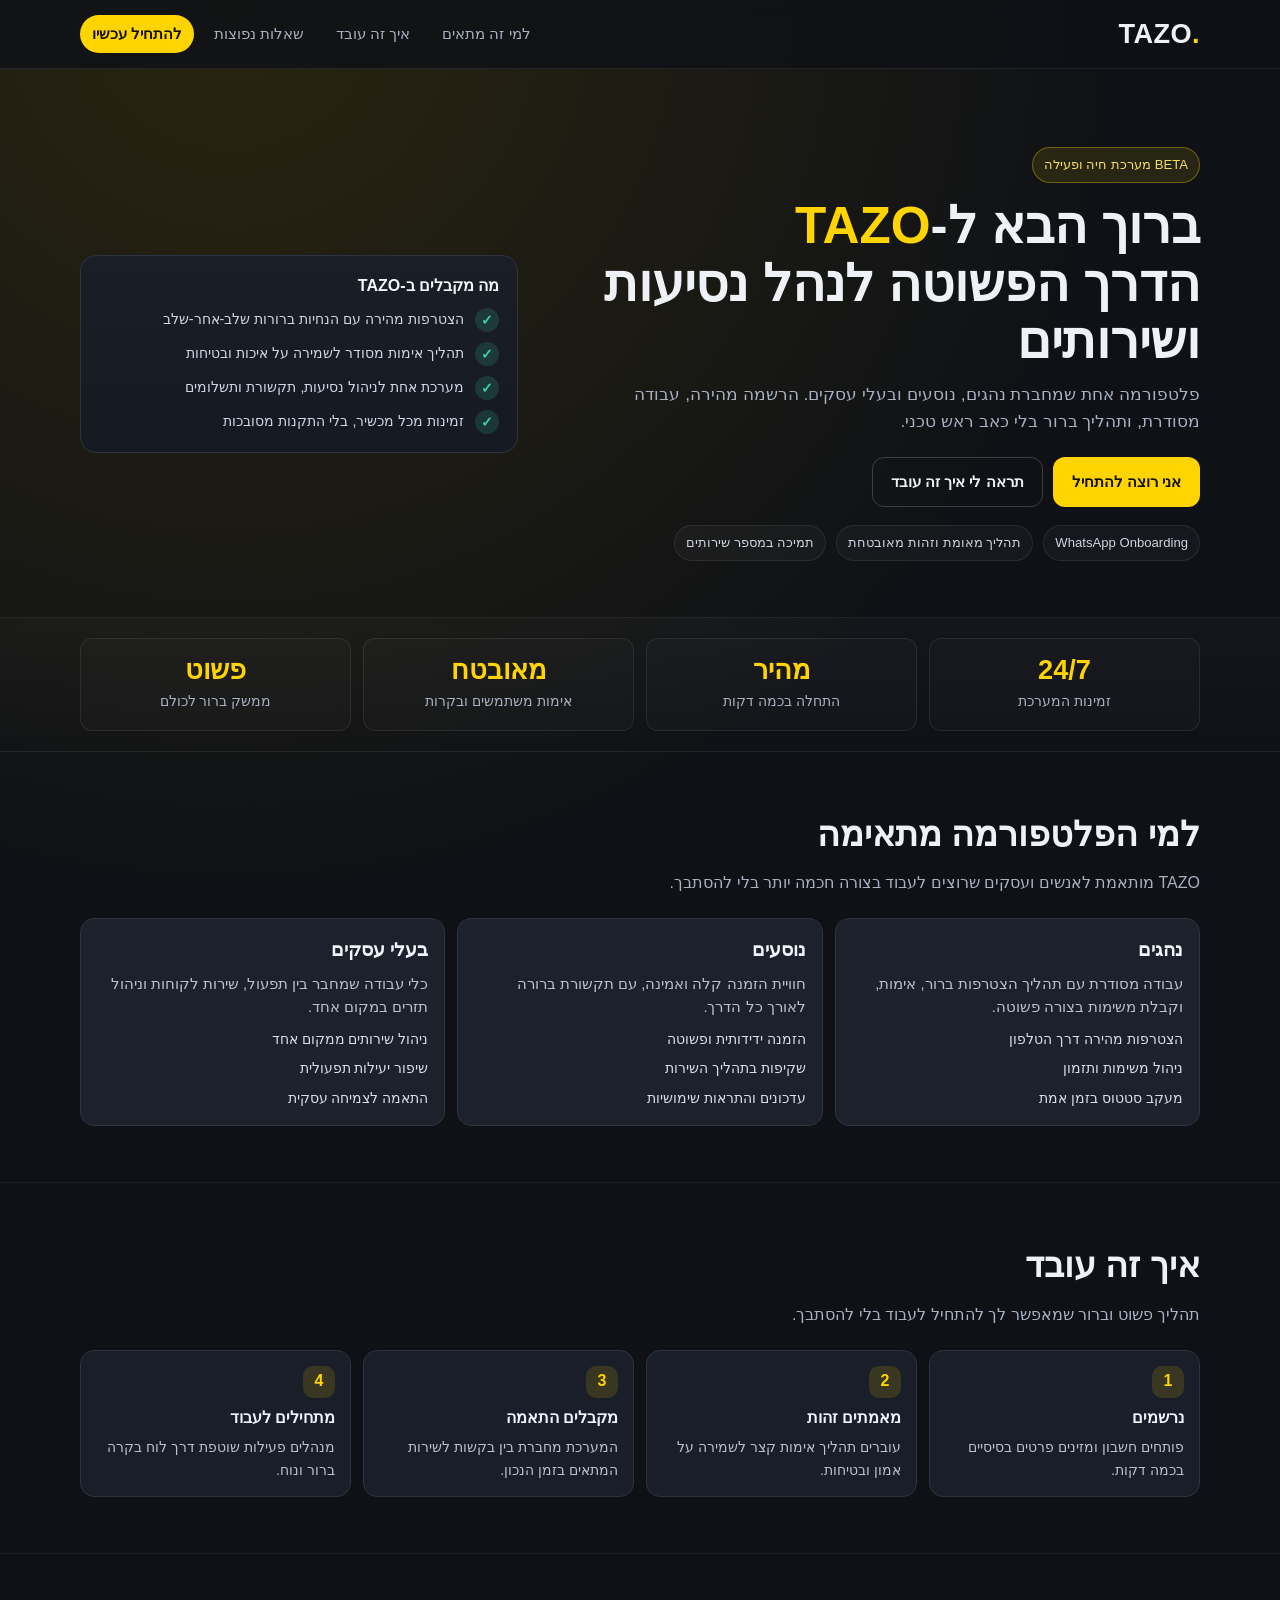
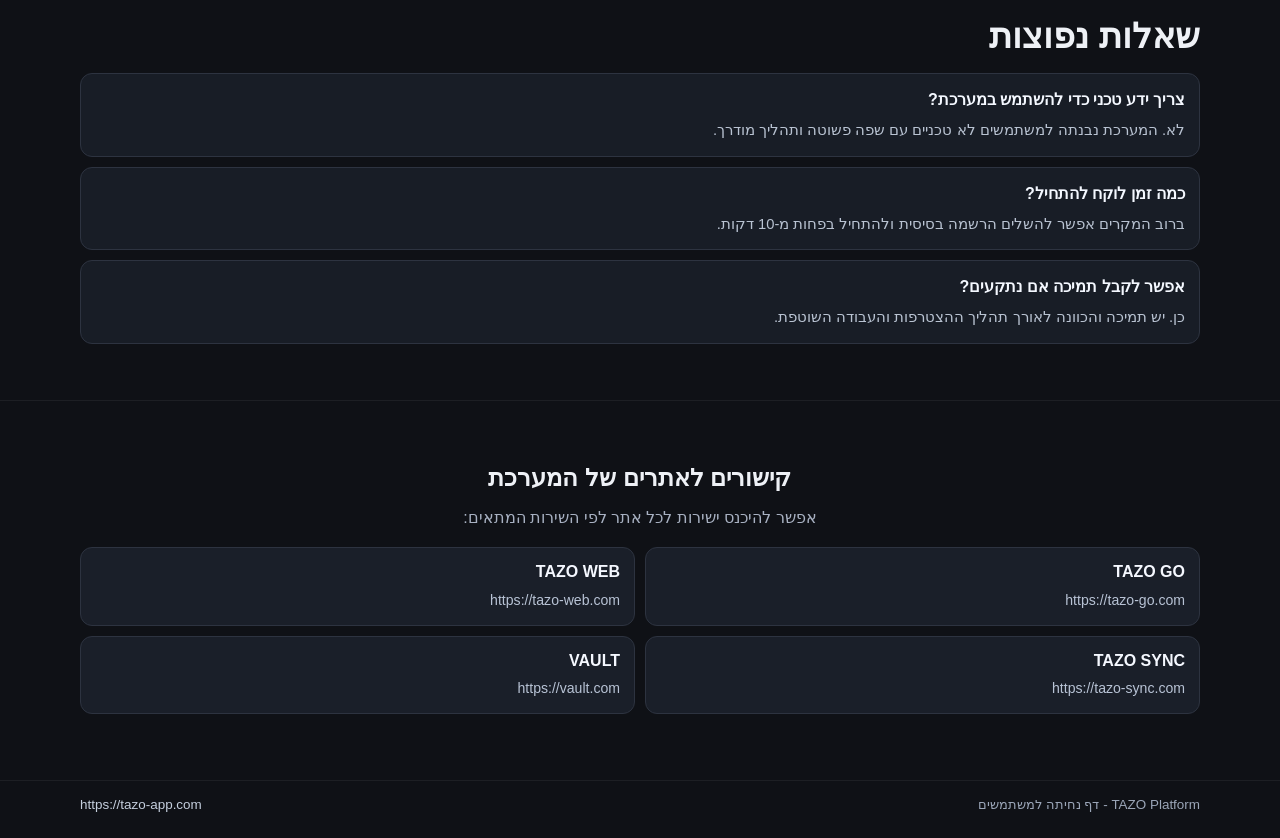
<file: index.html>
<!DOCTYPE html>
<html lang="he" dir="rtl">
<head>
  <meta charset="UTF-8" />
  <meta name="viewport" content="width=device-width, initial-scale=1.0" />
  <title>TAZO - פלטפורמת שירותים חכמה</title>
  <style>
    :root {
      --bg: #0f1116;
      --bg-soft: #171a22;
      --panel: #1d212b;
      --line: #2d3340;
      --text: #eef1f6;
      --muted: #a8b1c2;
      --brand: #ffd400;
      --brand-dark: #dcb600;
      --ok: #38d39f;
    }
    * { box-sizing: border-box; margin: 0; padding: 0; }
    body {
      font-family: "Segoe UI", Arial, sans-serif;
      background: radial-gradient(circle at 18% 0%, #2a2510 0%, var(--bg) 34%);
      color: var(--text);
      line-height: 1.55;
    }
    a { color: inherit; text-decoration: none; }
    .container { width: min(1120px, calc(100% - 28px)); margin: 0 auto; }

    .topbar {
      position: sticky;
      top: 0;
      z-index: 30;
      border-bottom: 1px solid rgba(255,255,255,0.08);
      backdrop-filter: blur(8px);
      background: rgba(15, 17, 22, 0.84);
    }
    .topbar-inner {
      min-height: 68px;
      display: flex;
      align-items: center;
      justify-content: space-between;
      gap: 14px;
    }
    .brand {
      font-size: 1.7rem;
      font-weight: 800;
      letter-spacing: 0.4px;
    }
    .brand-dot { color: var(--brand); }
    .menu {
      display: flex;
      flex-wrap: wrap;
      gap: 8px;
      align-items: center;
    }
    .menu a {
      color: var(--muted);
      font-size: 0.92rem;
      padding: 8px 12px;
      border-radius: 999px;
      transition: 0.2s ease;
    }
    .menu a:hover {
      color: var(--text);
      background: rgba(255, 255, 255, 0.06);
    }
    .menu .cta-mini {
      color: #111;
      background: var(--brand);
      font-weight: 700;
    }
    .menu .cta-mini:hover {
      background: var(--brand-dark);
      color: #111;
    }

    .hero {
      padding: 78px 0 56px;
      border-bottom: 1px solid rgba(255,255,255,0.07);
    }
    .hero-grid {
      display: grid;
      grid-template-columns: 1.2fr 0.8fr;
      gap: 24px;
      align-items: center;
    }
    .eyebrow {
      display: inline-flex;
      align-items: center;
      gap: 8px;
      border: 1px solid rgba(255, 212, 0, 0.34);
      background: rgba(255, 212, 0, 0.1);
      color: #f6de64;
      border-radius: 999px;
      font-size: 0.82rem;
      padding: 7px 11px;
      margin-bottom: 14px;
    }
    .hero h1 {
      font-size: clamp(2rem, 4vw, 3.3rem);
      line-height: 1.12;
      margin-bottom: 12px;
    }
    .hero h1 strong { color: var(--brand); }
    .hero p {
      color: var(--muted);
      font-size: 1.08rem;
      max-width: 620px;
      margin-bottom: 22px;
    }
    .hero-actions {
      display: flex;
      gap: 10px;
      flex-wrap: wrap;
      margin-bottom: 18px;
    }
    .btn {
      border: 1px solid transparent;
      border-radius: 12px;
      padding: 12px 18px;
      font-weight: 700;
      cursor: pointer;
      font-size: 0.95rem;
      transition: 0.2s ease;
      display: inline-block;
    }
    .btn-primary {
      background: var(--brand);
      color: #111;
    }
    .btn-primary:hover { background: var(--brand-dark); }
    .btn-ghost {
      background: transparent;
      border-color: rgba(255,255,255,0.18);
      color: var(--text);
    }
    .btn-ghost:hover { background: rgba(255,255,255,0.05); }
    .hero-notes {
      display: flex;
      flex-wrap: wrap;
      gap: 10px;
    }
    .note {
      border: 1px solid rgba(255,255,255,0.08);
      background: rgba(255,255,255,0.03);
      border-radius: 999px;
      padding: 7px 11px;
      font-size: 0.82rem;
      color: #cdd5e2;
    }

    .hero-card {
      border: 1px solid var(--line);
      background: linear-gradient(180deg, #1a1e27 0%, #151922 100%);
      border-radius: 16px;
      padding: 18px;
    }
    .hero-card h3 {
      color: #f2f6ff;
      margin-bottom: 10px;
      font-size: 1rem;
    }
    .hero-card ul {
      list-style: none;
      display: grid;
      gap: 10px;
    }
    .hero-card li {
      display: grid;
      grid-template-columns: 26px 1fr;
      gap: 9px;
      align-items: start;
      color: #ced6e3;
      font-size: 0.9rem;
    }
    .hero-card .ok {
      width: 24px;
      height: 24px;
      border-radius: 50%;
      display: grid;
      place-items: center;
      background: rgba(56,211,159,0.16);
      color: var(--ok);
      font-weight: 800;
    }

    .stats {
      padding: 20px 0;
      border-bottom: 1px solid rgba(255,255,255,0.06);
      background: linear-gradient(180deg, rgba(255,255,255,0.02), rgba(255,255,255,0));
    }
    .stats-grid {
      display: grid;
      grid-template-columns: repeat(4, minmax(0, 1fr));
      gap: 12px;
    }
    .stat {
      border: 1px solid rgba(255,255,255,0.08);
      border-radius: 12px;
      padding: 16px;
      text-align: center;
      background: rgba(255,255,255,0.02);
    }
    .stat strong {
      display: block;
      color: var(--brand);
      font-size: 1.7rem;
      line-height: 1.1;
      margin-bottom: 4px;
    }
    .stat span {
      color: var(--muted);
      font-size: 0.88rem;
    }

    .section {
      padding: 56px 0;
      border-bottom: 1px solid rgba(255,255,255,0.06);
    }
    .section h2 {
      font-size: clamp(1.5rem, 2.7vw, 2.2rem);
      margin-bottom: 10px;
    }
    .section .lead {
      color: var(--muted);
      margin-bottom: 22px;
      max-width: 760px;
    }

    .cards {
      display: grid;
      grid-template-columns: repeat(3, minmax(0, 1fr));
      gap: 12px;
    }
    .card {
      border: 1px solid var(--line);
      background: var(--panel);
      border-radius: 14px;
      padding: 16px;
    }
    .card h3 {
      margin-bottom: 9px;
      color: #f0f4fd;
    }
    .card p {
      color: #b8c1d0;
      font-size: 0.92rem;
      margin-bottom: 10px;
    }
    .card ul {
      list-style: none;
      display: grid;
      gap: 8px;
      color: #d6deea;
      font-size: 0.87rem;
    }

    .steps {
      display: grid;
      grid-template-columns: repeat(4, minmax(0, 1fr));
      gap: 12px;
    }
    .step {
      border: 1px solid var(--line);
      border-radius: 14px;
      padding: 15px;
      background: #191e28;
    }
    .step .n {
      width: 32px;
      height: 32px;
      border-radius: 10px;
      display: grid;
      place-items: center;
      background: rgba(255,212,0,0.14);
      color: var(--brand);
      font-weight: 800;
      margin-bottom: 8px;
    }
    .step h4 {
      margin-bottom: 6px;
      color: #edf3ff;
    }
    .step p {
      color: #b8c1cf;
      font-size: 0.89rem;
    }

    .faq {
      display: grid;
      gap: 10px;
    }
    .faq-item {
      border: 1px solid var(--line);
      border-radius: 12px;
      padding: 14px;
      background: #181d26;
    }
    .faq-item h4 {
      margin-bottom: 6px;
      color: #f4f8ff;
    }
    .faq-item p {
      color: #b9c3d2;
      font-size: 0.92rem;
    }

    .bottom-cta {
      padding: 58px 0 66px;
      text-align: center;
    }
    .bottom-cta h2 { margin-bottom: 10px; }
    .bottom-cta p {
      color: var(--muted);
      margin-bottom: 16px;
    }
    .site-links {
      display: grid;
      grid-template-columns: repeat(2, minmax(0, 1fr));
      gap: 10px;
      margin-top: 8px;
      text-align: right;
    }
    .site-link {
      border: 1px solid var(--line);
      background: #1a1f29;
      border-radius: 12px;
      padding: 12px 14px;
      transition: 0.2s ease;
      display: block;
    }
    .site-link:hover {
      border-color: #49556a;
      background: #212735;
    }
    .site-link strong {
      display: block;
      color: #f5f8ff;
      margin-bottom: 3px;
    }
    .site-link span {
      color: #b8c3d5;
      font-size: 0.88rem;
      direction: ltr;
      display: inline-block;
    }

    footer {
      border-top: 1px solid rgba(255,255,255,0.06);
      padding: 14px 0 22px;
      color: #9ba6b8;
      font-size: 0.84rem;
    }
    .foot {
      display: flex;
      justify-content: space-between;
      gap: 12px;
      flex-wrap: wrap;
      align-items: center;
    }
    .foot a { color: #c5cfde; }

    @media (max-width: 980px) {
      .hero-grid { grid-template-columns: 1fr; }
      .cards { grid-template-columns: 1fr; }
      .steps { grid-template-columns: repeat(2, minmax(0, 1fr)); }
      .stats-grid { grid-template-columns: repeat(2, minmax(0, 1fr)); }
    }
    @media (max-width: 640px) {
      .topbar-inner { padding: 9px 0; }
      .menu { gap: 4px; }
      .menu a { font-size: 0.83rem; padding: 7px 9px; }
      .hero { padding-top: 54px; }
      .steps { grid-template-columns: 1fr; }
      .stats-grid { grid-template-columns: 1fr; }
      .site-links { grid-template-columns: 1fr; }
    }
  </style>
</head>
<body>
  <header class="topbar">
    <div class="container topbar-inner">
      <a href="#top" class="brand"><span class="brand-dot">.</span>TAZO</a>
      <nav class="menu">
        <a href="#services">למי זה מתאים</a>
        <a href="#how">איך זה עובד</a>
        <a href="#faq">שאלות נפוצות</a>
        <a class="cta-mini" href="#join">להתחיל עכשיו</a>
      </nav>
    </div>
  </header>

  <main id="top">
    <section class="hero">
      <div class="container hero-grid">
        <div>
          <div class="eyebrow">BETA מערכת חיה ופעילה</div>
          <h1>ברוך הבא ל-<strong>TAZO</strong><br />הדרך הפשוטה לנהל נסיעות ושירותים</h1>
          <p>
            פלטפורמה אחת שמחברת נהגים, נוסעים ובעלי עסקים.
            הרשמה מהירה, עבודה מסודרת, ותהליך ברור בלי כאב ראש טכני.
          </p>
          <div class="hero-actions">
            <a class="btn btn-primary" href="#join">אני רוצה להתחיל</a>
            <a class="btn btn-ghost" href="#how">תראה לי איך זה עובד</a>
          </div>
          <div class="hero-notes">
            <span class="note">WhatsApp Onboarding</span>
            <span class="note">תהליך מאומת וזהות מאובטחת</span>
            <span class="note">תמיכה במספר שירותים</span>
          </div>
        </div>

        <aside class="hero-card">
          <h3>מה מקבלים ב-TAZO</h3>
          <ul>
            <li><span class="ok">✓</span><span>הצטרפות מהירה עם הנחיות ברורות שלב-אחר-שלב</span></li>
            <li><span class="ok">✓</span><span>תהליך אימות מסודר לשמירה על איכות ובטיחות</span></li>
            <li><span class="ok">✓</span><span>מערכת אחת לניהול נסיעות, תקשורת ותשלומים</span></li>
            <li><span class="ok">✓</span><span>זמינות מכל מכשיר, בלי התקנות מסובכות</span></li>
          </ul>
        </aside>
      </div>
    </section>

    <section class="stats">
      <div class="container stats-grid">
        <div class="stat"><strong>24/7</strong><span>זמינות המערכת</span></div>
        <div class="stat"><strong>מהיר</strong><span>התחלה בכמה דקות</span></div>
        <div class="stat"><strong>מאובטח</strong><span>אימות משתמשים ובקרות</span></div>
        <div class="stat"><strong>פשוט</strong><span>ממשק ברור לכולם</span></div>
      </div>
    </section>

    <section class="section" id="services">
      <div class="container">
        <h2>למי הפלטפורמה מתאימה</h2>
        <p class="lead">TAZO מותאמת לאנשים ועסקים שרוצים לעבוד בצורה חכמה יותר בלי להסתבך.</p>
        <div class="cards">
          <article class="card">
            <h3>נהגים</h3>
            <p>עבודה מסודרת עם תהליך הצטרפות ברור, אימות, וקבלת משימות בצורה פשוטה.</p>
            <ul>
              <li>הצטרפות מהירה דרך הטלפון</li>
              <li>ניהול משימות ותזמון</li>
              <li>מעקב סטטוס בזמן אמת</li>
            </ul>
          </article>
          <article class="card">
            <h3>נוסעים</h3>
            <p>חוויית הזמנה קלה ואמינה, עם תקשורת ברורה לאורך כל הדרך.</p>
            <ul>
              <li>הזמנה ידידותית ופשוטה</li>
              <li>שקיפות בתהליך השירות</li>
              <li>עדכונים והתראות שימושיות</li>
            </ul>
          </article>
          <article class="card">
            <h3>בעלי עסקים</h3>
            <p>כלי עבודה שמחבר בין תפעול, שירות לקוחות וניהול תזרים במקום אחד.</p>
            <ul>
              <li>ניהול שירותים ממקום אחד</li>
              <li>שיפור יעילות תפעולית</li>
              <li>התאמה לצמיחה עסקית</li>
            </ul>
          </article>
        </div>
      </div>
    </section>

    <section class="section" id="how">
      <div class="container">
        <h2>איך זה עובד</h2>
        <p class="lead">תהליך פשוט וברור שמאפשר לך להתחיל לעבוד בלי להסתבך.</p>
        <div class="steps">
          <article class="step">
            <div class="n">1</div>
            <h4>נרשמים</h4>
            <p>פותחים חשבון ומזינים פרטים בסיסיים בכמה דקות.</p>
          </article>
          <article class="step">
            <div class="n">2</div>
            <h4>מאמתים זהות</h4>
            <p>עוברים תהליך אימות קצר לשמירה על אמון ובטיחות.</p>
          </article>
          <article class="step">
            <div class="n">3</div>
            <h4>מקבלים התאמה</h4>
            <p>המערכת מחברת בין בקשות לשירות המתאים בזמן הנכון.</p>
          </article>
          <article class="step">
            <div class="n">4</div>
            <h4>מתחילים לעבוד</h4>
            <p>מנהלים פעילות שוטפת דרך לוח בקרה ברור ונוח.</p>
          </article>
        </div>
      </div>
    </section>

    <section class="section" id="faq">
      <div class="container">
        <h2>שאלות נפוצות</h2>
        <div class="faq">
          <article class="faq-item">
            <h4>צריך ידע טכני כדי להשתמש במערכת?</h4>
            <p>לא. המערכת נבנתה למשתמשים לא טכניים עם שפה פשוטה ותהליך מודרך.</p>
          </article>
          <article class="faq-item">
            <h4>כמה זמן לוקח להתחיל?</h4>
            <p>ברוב המקרים אפשר להשלים הרשמה בסיסית ולהתחיל בפחות מ-10 דקות.</p>
          </article>
          <article class="faq-item">
            <h4>אפשר לקבל תמיכה אם נתקעים?</h4>
            <p>כן. יש תמיכה והכוונה לאורך תהליך ההצטרפות והעבודה השוטפת.</p>
          </article>
        </div>
      </div>
    </section>

    <section class="bottom-cta" id="join">
      <div class="container">
        <h2>קישורים לאתרים של המערכת</h2>
        <p>אפשר להיכנס ישירות לכל אתר לפי השירות המתאים:</p>
        <div class="site-links">
          <a class="site-link" href="https://tazo-go.com" target="_blank" rel="noopener noreferrer">
            <strong>TAZO GO</strong>
            <span>https://tazo-go.com</span>
          </a>
          <a class="site-link" href="https://tazo-web.com" target="_blank" rel="noopener noreferrer">
            <strong>TAZO WEB</strong>
            <span>https://tazo-web.com</span>
          </a>
          <a class="site-link" href="https://tazo-sync.com" target="_blank" rel="noopener noreferrer">
            <strong>TAZO SYNC</strong>
            <span>https://tazo-sync.com</span>
          </a>
          <a class="site-link" href="https://vault.com" target="_blank" rel="noopener noreferrer">
            <strong>VAULT</strong>
            <span>https://vault.com</span>
          </a>
        </div>
      </div>
    </section>
  </main>

  <footer>
    <div class="container foot">
      <span>TAZO Platform - דף נחיתה למשתמשים</span>
      <a href="https://tazo-app.com" target="_blank" rel="noopener noreferrer">https://tazo-app.com</a>
    </div>
  </footer>
</body>
</html>
</file>
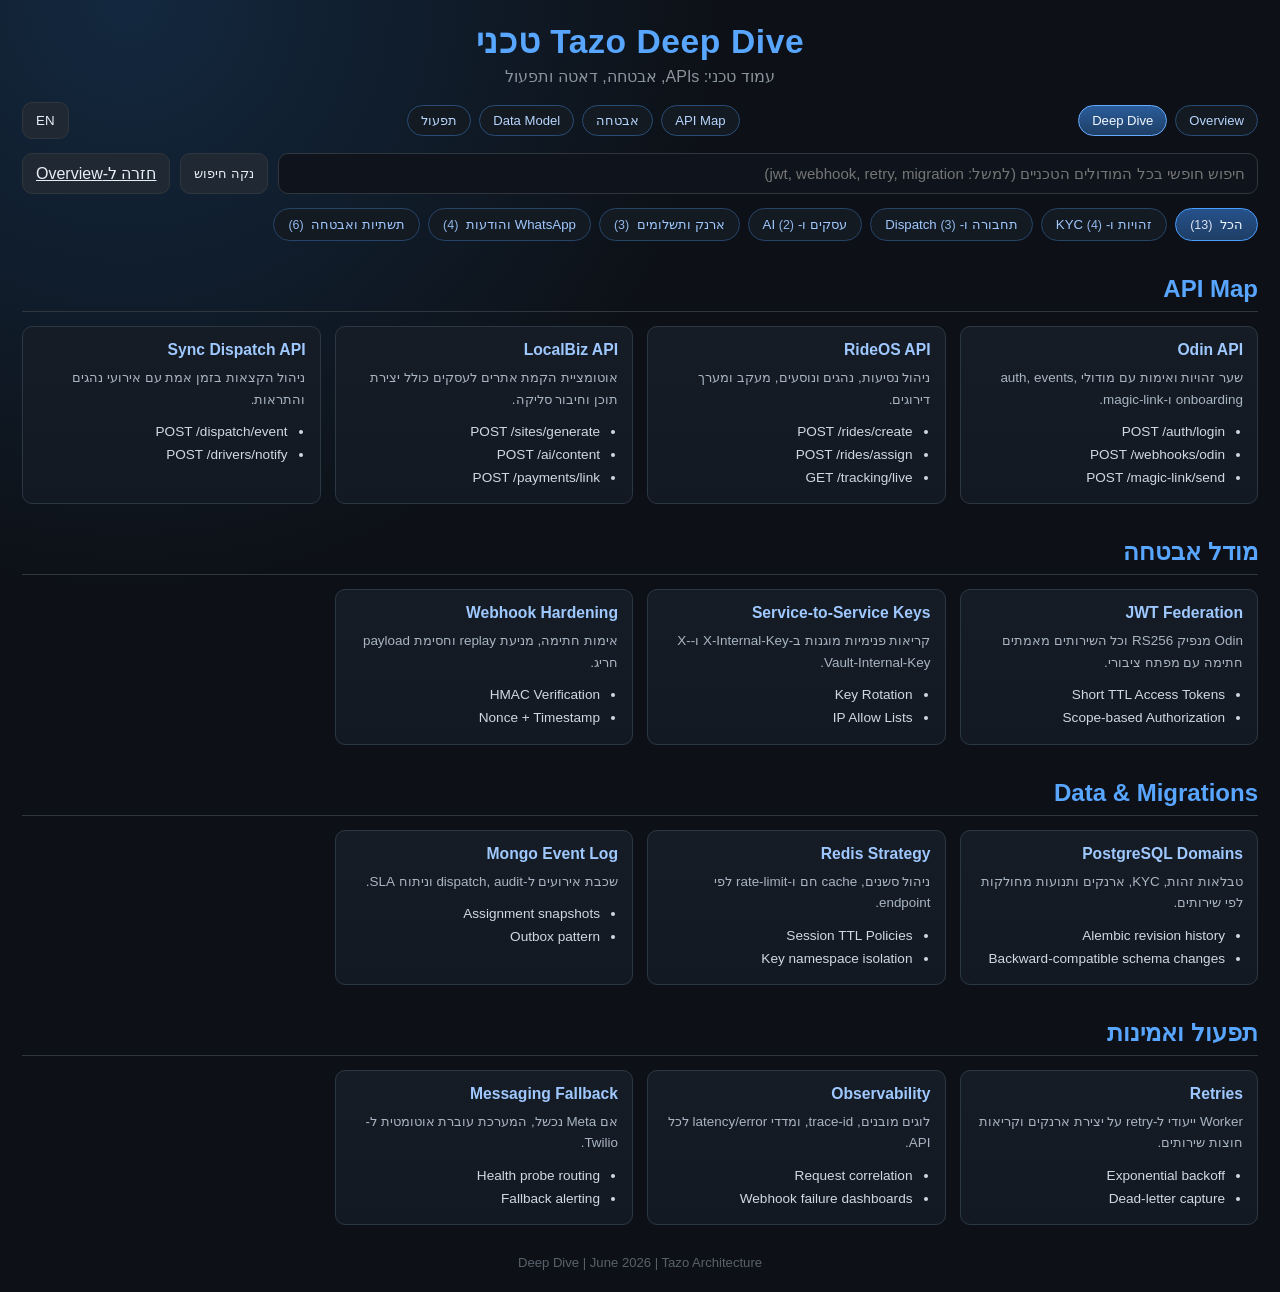
<file: deep-dive.html>
<!DOCTYPE html>
<html lang="he" dir="rtl">
<head>
  <meta charset="UTF-8" />
  <meta name="viewport" content="width=device-width, initial-scale=1.0" />
  <title>Tazo Architecture - Deep Dive</title>
  <link rel="stylesheet" href="styles.css" />
</head>
<body>
<header>
  <h1 data-he="Tazo Deep Dive טכני" data-en="Tazo Technical Deep Dive">Tazo Deep Dive טכני</h1>
  <p data-he="עמוד טכני: APIs, אבטחה, דאטה ותפעול" data-en="Technical page: APIs, security, data, and operations">עמוד טכני: APIs, אבטחה, דאטה ותפעול</p>
</header>

<div class="top-actions">
  <nav class="page-links">
    <a class="pill" href="index.html" data-he="Overview" data-en="Overview">Overview</a>
    <a class="pill active" href="deep-dive.html" data-he="Deep Dive" data-en="Deep Dive">Deep Dive</a>
  </nav>
  <nav class="anchor-menu">
    <a class="pill" href="#apis" data-he="API Map" data-en="API Map">API Map</a>
    <a class="pill" href="#security" data-he="אבטחה" data-en="Security">אבטחה</a>
    <a class="pill" href="#data" data-he="Data Model" data-en="Data Model">Data Model</a>
    <a class="pill" href="#ops" data-he="תפעול" data-en="Operations">תפעול</a>
  </nav>
  <button class="btn" id="langToggle">EN</button>
</div>

<div class="tools-row">
  <input
    id="freeSearch"
    class="search"
    data-he-placeholder="חיפוש חופשי בכל המודולים הטכניים (למשל: jwt, webhook, retry, migration)"
    data-en-placeholder="Search across technical modules (e.g. jwt, webhook, retry, migration)"
    placeholder="חיפוש חופשי בכל המודולים הטכניים (למשל: jwt, webhook, retry, migration)"
  />
  <button class="btn" id="clearSearch" data-he="נקה חיפוש" data-en="Clear Search">נקה חיפוש</button>
  <a class="btn" href="index.html" data-he="חזרה ל-Overview" data-en="Back to Overview">חזרה ל-Overview</a>
</div>

<section class="category-strip">
  <div class="category-buttons" id="categoryButtons">
    <button class="cat-btn active" data-category="all"><span class="label" data-he="הכל" data-en="All">הכל</span> <span class="count" data-count-for="all"></span></button>
    <button class="cat-btn" data-category="identity"><span class="label" data-he="זהויות ו-KYC" data-en="Identity & KYC">זהויות ו-KYC</span> <span class="count" data-count-for="identity"></span></button>
    <button class="cat-btn" data-category="mobility"><span class="label" data-he="תחבורה ו-Dispatch" data-en="Mobility & Dispatch">תחבורה ו-Dispatch</span> <span class="count" data-count-for="mobility"></span></button>
    <button class="cat-btn" data-category="commerce"><span class="label" data-he="עסקים ו-AI" data-en="Commerce & AI">עסקים ו-AI</span> <span class="count" data-count-for="commerce"></span></button>
    <button class="cat-btn" data-category="wallet"><span class="label" data-he="ארנק ותשלומים" data-en="Wallet & Payments">ארנק ותשלומים</span> <span class="count" data-count-for="wallet"></span></button>
    <button class="cat-btn" data-category="messaging"><span class="label" data-he="WhatsApp והודעות" data-en="WhatsApp & Messaging">WhatsApp והודעות</span> <span class="count" data-count-for="messaging"></span></button>
    <button class="cat-btn" data-category="infra"><span class="label" data-he="תשתיות ואבטחה" data-en="Infra & Security">תשתיות ואבטחה</span> <span class="count" data-count-for="infra"></span></button>
  </div>
</section>

<section id="apis" class="section">
  <h2 data-he="API Map" data-en="API Map">API Map</h2>
  <div class="deep-grid">
    <article class="deep-card" data-search-item data-search-text="odin auth magic-link otp pwa" data-categories="identity,messaging">
      <h3 data-he="Odin API" data-en="Odin API">Odin API</h3>
      <p data-he="שער זהויות ואימות עם מודולי auth, events, onboarding ו-magic-link." data-en="Identity gateway with auth, events, onboarding, and magic-link modules.">שער זהויות ואימות עם מודולי auth, events, onboarding ו-magic-link.</p>
      <ul>
        <li>POST /auth/login</li>
        <li>POST /webhooks/odin</li>
        <li>POST /magic-link/send</li>
      </ul>
    </article>
    <article class="deep-card" data-search-item data-search-text="rideos rides rideshare ratings tracking" data-categories="mobility">
      <h3 data-he="RideOS API" data-en="RideOS API">RideOS API</h3>
      <p data-he="ניהול נסיעות, נהגים ונוסעים, מעקב ומערך דירוגים." data-en="Trips, drivers, passengers, tracking, and rating workflows.">ניהול נסיעות, נהגים ונוסעים, מעקב ומערך דירוגים.</p>
      <ul>
        <li>POST /rides/create</li>
        <li>POST /rides/assign</li>
        <li>GET /tracking/live</li>
      </ul>
    </article>
    <article class="deep-card" data-search-item data-search-text="localbiz ai site generation business agents" data-categories="commerce">
      <h3 data-he="LocalBiz API" data-en="LocalBiz API">LocalBiz API</h3>
      <p data-he="אוטומציית הקמת אתרים לעסקים כולל יצירת תוכן וחיבור סליקה." data-en="Business site automation with content generation and payment integrations.">אוטומציית הקמת אתרים לעסקים כולל יצירת תוכן וחיבור סליקה.</p>
      <ul>
        <li>POST /sites/generate</li>
        <li>POST /ai/content</li>
        <li>POST /payments/link</li>
      </ul>
    </article>
    <article class="deep-card" data-search-item data-search-text="sync dispatch websocket assignment notifications" data-categories="mobility,messaging">
      <h3 data-he="Sync Dispatch API" data-en="Sync Dispatch API">Sync Dispatch API</h3>
      <p data-he="ניהול הקצאות בזמן אמת עם אירועי נהגים והתראות." data-en="Real-time assignment service with driver events and notifications.">ניהול הקצאות בזמן אמת עם אירועי נהגים והתראות.</p>
      <ul>
        <li>POST /dispatch/event</li>
        <li>POST /drivers/notify</li>
      </ul>
    </article>
  </div>
</section>

<section id="security" class="section">
  <h2 data-he="מודל אבטחה" data-en="Security Model">מודל אבטחה</h2>
  <div class="deep-grid">
    <article class="deep-card" data-search-item data-search-text="jwt rs256 public key bearer" data-categories="identity,infra">
      <h3 data-he="JWT Federation" data-en="JWT Federation">JWT Federation</h3>
      <p data-he="Odin מנפיק RS256 וכל השירותים מאמתים חתימה עם מפתח ציבורי." data-en="Odin issues RS256 tokens and downstream services validate with public key.">Odin מנפיק RS256 וכל השירותים מאמתים חתימה עם מפתח ציבורי.</p>
      <ul><li>Short TTL Access Tokens</li><li>Scope-based Authorization</li></ul>
    </article>
    <article class="deep-card" data-search-item data-search-text="internal key vault key header" data-categories="wallet,infra">
      <h3 data-he="Service-to-Service Keys" data-en="Service-to-Service Keys">Service-to-Service Keys</h3>
      <p data-he="קריאות פנימיות מוגנות ב-X-Internal-Key ו-X-Vault-Internal-Key." data-en="Internal traffic protected by X-Internal-Key and X-Vault-Internal-Key.">קריאות פנימיות מוגנות ב-X-Internal-Key ו-X-Vault-Internal-Key.</p>
      <ul><li>Key Rotation</li><li>IP Allow Lists</li></ul>
    </article>
    <article class="deep-card" data-search-item data-search-text="webhook signature verification replay protection" data-categories="messaging,infra">
      <h3 data-he="Webhook Hardening" data-en="Webhook Hardening">Webhook Hardening</h3>
      <p data-he="אימות חתימה, מניעת replay וחסימת payload חריג." data-en="Signature validation, replay prevention, and payload anomaly checks.">אימות חתימה, מניעת replay וחסימת payload חריג.</p>
      <ul><li>HMAC Verification</li><li>Nonce + Timestamp</li></ul>
    </article>
  </div>
</section>

<section id="data" class="section">
  <h2 data-he="Data & Migrations" data-en="Data & Migrations">Data & Migrations</h2>
  <div class="deep-grid">
    <article class="deep-card" data-search-item data-search-text="postgres users accounts kyc applications" data-categories="identity,wallet">
      <h3 data-he="PostgreSQL Domains" data-en="PostgreSQL Domains">PostgreSQL Domains</h3>
      <p data-he="טבלאות זהות, KYC, ארנקים ותנועות מחולקות לפי שירותים." data-en="Identity, KYC, wallet, and transaction tables separated by service boundaries.">טבלאות זהות, KYC, ארנקים ותנועות מחולקות לפי שירותים.</p>
      <ul><li>Alembic revision history</li><li>Backward-compatible schema changes</li></ul>
    </article>
    <article class="deep-card" data-search-item data-search-text="redis sessions cache rate limit" data-categories="identity,infra">
      <h3 data-he="Redis Strategy" data-en="Redis Strategy">Redis Strategy</h3>
      <p data-he="ניהול סשנים, cache חם ו-rate-limit לפי endpoint." data-en="Session management, hot cache, and endpoint-level rate limiting.">ניהול סשנים, cache חם ו-rate-limit לפי endpoint.</p>
      <ul><li>Session TTL Policies</li><li>Key namespace isolation</li></ul>
    </article>
    <article class="deep-card" data-search-item data-search-text="mongodb events assignments audit" data-categories="mobility,commerce">
      <h3 data-he="Mongo Event Log" data-en="Mongo Event Log">Mongo Event Log</h3>
      <p data-he="שכבת אירועים ל-dispatch, audit וניתוח SLA." data-en="Event layer for dispatch, audit trail, and SLA analytics.">שכבת אירועים ל-dispatch, audit וניתוח SLA.</p>
      <ul><li>Assignment snapshots</li><li>Outbox pattern</li></ul>
    </article>
  </div>
</section>

<section id="ops" class="section">
  <h2 data-he="תפעול ואמינות" data-en="Operations and Reliability">תפעול ואמינות</h2>
  <div class="deep-grid">
    <article class="deep-card" data-search-item data-search-text="retry worker dead letter queue" data-categories="wallet,infra">
      <h3 data-he="Retries" data-en="Retries">Retries</h3>
      <p data-he="Worker ייעודי ל-retry על יצירת ארנקים וקריאות חוצות שירותים." data-en="Dedicated worker retries wallet creation and cross-service calls.">Worker ייעודי ל-retry על יצירת ארנקים וקריאות חוצות שירותים.</p>
      <ul><li>Exponential backoff</li><li>Dead-letter capture</li></ul>
    </article>
    <article class="deep-card" data-search-item data-search-text="observability logging tracing metrics" data-categories="infra">
      <h3 data-he="Observability" data-en="Observability">Observability</h3>
      <p data-he="לוגים מובנים, trace-id, ומדדי latency/error לכל API." data-en="Structured logs, trace-ids, and latency/error metrics per API.">לוגים מובנים, trace-id, ומדדי latency/error לכל API.</p>
      <ul><li>Request correlation</li><li>Webhook failure dashboards</li></ul>
    </article>
    <article class="deep-card" data-search-item data-search-text="whatsapp fallback twilio" data-categories="messaging">
      <h3 data-he="Messaging Fallback" data-en="Messaging Fallback">Messaging Fallback</h3>
      <p data-he="אם Meta נכשל, המערכת עוברת אוטומטית ל-Twilio." data-en="If Meta fails, the system automatically routes to Twilio.">אם Meta נכשל, המערכת עוברת אוטומטית ל-Twilio.</p>
      <ul><li>Health probe routing</li><li>Fallback alerting</li></ul>
    </article>
  </div>
</section>

<footer>
  <span data-he="Deep Dive | June 2026 | Tazo Architecture" data-en="Deep Dive | June 2026 | Tazo Architecture">Deep Dive | June 2026 | Tazo Architecture</span>
</footer>

<script src="app.js"></script>
</body>
</html>
</file>
<file: styles.css>
* { box-sizing: border-box; margin: 0; padding: 0; }
:root {
  --bg: #0d1117;
  --panel: #161b22;
  --panel-2: #121923;
  --border: #30363d;
  --text: #e6edf3;
  --muted: #8b949e;
  --brand: #58a6ff;
  --brand-2: #1f3e66;
}

body {
  font-family: "Segoe UI", Arial, sans-serif;
  background: radial-gradient(circle at 10% 0%, #13283f 0%, var(--bg) 34%);
  color: var(--text);
  padding: 22px;
}

header {
  text-align: center;
  margin-bottom: 16px;
}

header h1 {
  font-size: 2.1rem;
  color: var(--brand);
  letter-spacing: 0.6px;
}

header p {
  margin-top: 6px;
  color: var(--muted);
}

.top-actions {
  max-width: 1360px;
  margin: 0 auto 14px;
  display: flex;
  justify-content: space-between;
  align-items: center;
  gap: 12px;
  flex-wrap: wrap;
}

.page-links,
.anchor-menu {
  display: flex;
  flex-wrap: wrap;
  gap: 8px;
}

.pill {
  display: inline-flex;
  align-items: center;
  gap: 6px;
  background: #141a22;
  border: 1px solid #284c75;
  color: #b7d6ff;
  border-radius: 999px;
  padding: 7px 13px;
  font-size: 0.82rem;
  text-decoration: none;
  transition: 0.2s ease;
}

.pill:hover {
  border-color: #4a7fba;
  background: #1b2430;
}

.pill.active {
  background: linear-gradient(180deg, #2a5c9a 0%, #1f3f66 100%);
  color: #f3f8ff;
  border-color: #66abff;
}

.tools-row {
  max-width: 1360px;
  margin: 0 auto 14px;
  display: grid;
  grid-template-columns: 1fr auto auto;
  gap: 10px;
}

.search {
  background: #0f141c;
  border: 1px solid var(--border);
  border-radius: 10px;
  color: var(--text);
  font-size: 0.94rem;
  padding: 10px 12px;
  width: 100%;
}

.btn {
  background: #202833;
  border: 1px solid var(--border);
  border-radius: 10px;
  color: var(--text);
  padding: 10px 13px;
  cursor: pointer;
}

.btn:hover {
  background: #2b3542;
}

.category-strip {
  display: grid;
  gap: 10px;
  max-width: 1360px;
  margin: 0 auto 16px;
}

.category-buttons {
  display: flex;
  flex-wrap: wrap;
  gap: 8px;
}

.cat-btn {
  background: #141a22;
  color: #9fc8ff;
  border: 1px solid #26446a;
  border-radius: 999px;
  padding: 8px 14px;
  font-size: 0.83rem;
  cursor: pointer;
}

.cat-btn.active {
  background: linear-gradient(180deg, #25518a 0%, #1f3e66 100%);
  color: #f0f6ff;
  border-color: #4a9eff;
}

.cat-btn .count {
  margin-inline-start: 4px;
  font-size: 0.78rem;
  opacity: 0.9;
}

.muted-note {
  color: var(--muted);
  font-size: 0.88rem;
}

.zoom-bar {
  display: flex;
  align-items: center;
  justify-content: center;
  gap: 10px;
  margin-bottom: 14px;
  flex-wrap: wrap;
}

.zoom-bar button {
  background: #21262d;
  color: var(--text);
  border: 1px solid var(--border);
  border-radius: 7px;
  padding: 7px 16px;
  font-size: 0.95rem;
  cursor: pointer;
}

.zoom-bar button:hover {
  background: #30363d;
}

.zoom-bar span {
  color: var(--muted);
  min-width: 52px;
  text-align: center;
}

.diagram-outer {
  max-width: 1360px;
  margin: 0 auto;
  background: var(--panel);
  border: 1px solid var(--border);
  border-radius: 12px;
  overflow: auto;
  cursor: grab;
  max-height: 80vh;
}

.diagram-outer:active { cursor: grabbing; }

.diagram-inner {
  display: inline-block;
  transform-origin: top left;
  padding: 36px 44px;
}

.section {
  max-width: 1360px;
  margin: 34px auto 0;
}

.section h2 {
  color: var(--brand);
  border-bottom: 1px solid var(--border);
  padding-bottom: 8px;
  margin-bottom: 14px;
}

table {
  width: 100%;
  border-collapse: collapse;
  font-size: 0.92rem;
  direction: ltr;
}

th {
  background: #21262d;
  color: var(--brand);
  padding: 11px 14px;
  text-align: left;
  border: 1px solid var(--border);
}

td {
  padding: 10px 14px;
  border: 1px solid var(--border);
  color: #c9d1d9;
}

tr:nth-child(even) td { background: #161b22; }
tr:nth-child(odd) td { background: #0d1117; }

.tag {
  display: inline-block;
  padding: 3px 10px;
  border-radius: 4px;
  font-size: 0.78rem;
  font-weight: 700;
}

.tag-go { background: #1f4d2e; color: #56d364; }
.tag-web { background: #1a3a6b; color: #58a6ff; }
.tag-sync { background: #4d3800; color: #f0b429; }
.tag-odin { background: #4d1a1a; color: #f47067; }
.tag-vault { background: #2a1a4d; color: #bc8cff; }

.flows,
.catalog-grid,
.deep-grid {
  display: grid;
  grid-template-columns: repeat(auto-fill, minmax(280px, 1fr));
  gap: 14px;
  direction: rtl;
}

.flow-card,
.catalog-card,
.deep-card {
  background: linear-gradient(180deg, #151c25 0%, var(--panel-2) 100%);
  border: 1px solid #2c3744;
  border-radius: 10px;
  padding: 14px;
}

.flow-card h3,
.catalog-card h3,
.deep-card h3 {
  color: #9fc8ff;
  margin-bottom: 8px;
  font-size: 0.98rem;
}

.flow-card ol,
.catalog-card ul,
.deep-card ul {
  padding-inline-start: 18px;
  line-height: 1.7;
  color: #d0d8e1;
  font-size: 0.85rem;
}

.catalog-card p,
.deep-card p {
  color: #a9b5c3;
  font-size: 0.84rem;
  line-height: 1.6;
  margin-bottom: 10px;
}

.is-hidden { display: none !important; }

footer {
  max-width: 1360px;
  margin: 30px auto 0;
  text-align: center;
  color: #5a616b;
  font-size: 0.82rem;
  direction: ltr;
}

footer a { color: var(--brand); }

@media (max-width: 900px) {
  body { padding: 14px; }
  .tools-row { grid-template-columns: 1fr; }
  .diagram-inner { padding: 24px 26px; }
}

@media print {
  body { background: #fff !important; color: #000 !important; padding: 0; }
  .top-actions, .tools-row, .category-strip, .zoom-bar { display: none !important; }
  .diagram-outer {
    max-height: none !important;
    overflow: visible !important;
    background: #fff !important;
    border: 1px solid #bbb !important;
    width: 100% !important;
    page-break-after: always;
  }
  .diagram-inner {
    transform: none !important;
    padding: 0 !important;
    width: 100% !important;
  }
  .diagram-inner svg,
  #theMermaid svg {
    min-width: unset !important;
    width: 100% !important;
    height: auto !important;
  }
  .flow-card, .catalog-card, .deep-card {
    background: #f7f7f7 !important;
    border: 1px solid #ccc !important;
  }
}
</file>
